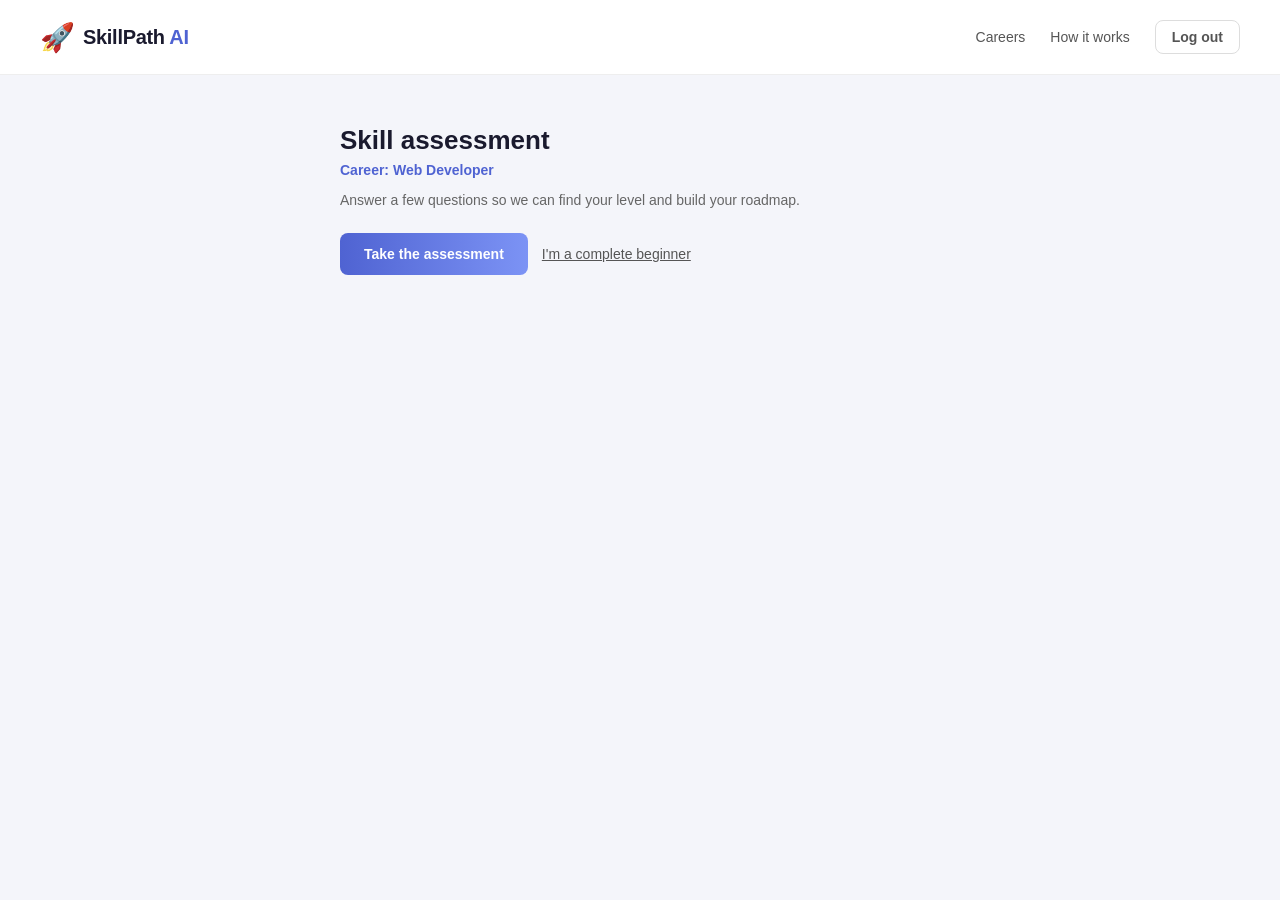
<file: asses.html>
<!DOCTYPE html>
<html lang="en">
<head>
<meta charset="UTF-8">
<meta name="viewport" content="width=device-width, initial-scale=1.0">
<title>SkillPath AI | Skill Assessment</title>
<style>
  * { margin: 0; padding: 0; box-sizing: border-box; }
  body { font-family: 'Segoe UI', sans-serif; background-color: #f4f5fa; color: #1a1a2e; }
  a { text-decoration: none; color: inherit; }

  .simple-header {
    display: flex;
    align-items: center;
    justify-content: space-between;
    padding: 20px 40px;
    background-color: white;
    border-bottom: 1px solid #eee;
  }
  .simple-logo { display: flex; align-items: center; gap: 8px; }
  .simple-logo-icon { font-size: 28px; }
  .simple-logo h2 { font-size: 20px; font-weight: 800; letter-spacing: -0.3px; }
  .highlight-ai { color: #4F63D2; }
  .nav-links { display: flex; gap: 25px; align-items: center; font-size: 14px; color: #555; }
  .logout-btn { border: 1px solid #ddd; padding: 8px 16px; border-radius: 8px; font-weight: bold; }

  .page-wrap { max-width: 640px; margin: 50px auto; padding: 0 20px; }

  /* ===== INTRO SCREEN ===== */
  #introScreen h1 { font-size: 26px; margin-bottom: 6px; }
  #introScreen .career-line { font-size: 14px; color: #4F63D2; font-weight: bold; margin-bottom: 14px; }
  #introScreen p.sub { font-size: 14px; color: #666; margin-bottom: 25px; }
  .intro-buttons { display: flex; gap: 14px; flex-wrap: wrap; }
  .btn-primary {
    background: linear-gradient(to right, #4F63D2, #7c93f5);
    color: white;
    padding: 13px 24px;
    border-radius: 8px;
    font-size: 14px;
    font-weight: bold;
    border: none;
    cursor: pointer;
  }
  .btn-text {
    background: none;
    border: none;
    color: #555;
    font-size: 14px;
    text-decoration: underline;
    cursor: pointer;
  }

  /* ===== QUIZ SCREEN ===== */
  #quizScreen { display: none; }
  .quiz-card {
    background: white;
    border-radius: 16px;
    padding: 32px;
    box-shadow: 0 4px 20px rgba(0,0,0,0.05);
  }
  .quiz-top {
    display: flex;
    justify-content: space-between;
    font-size: 13px;
    color: #888;
    margin-bottom: 10px;
  }
  .progress-track {
    height: 8px;
    background-color: #eee;
    border-radius: 10px;
    overflow: hidden;
    margin-bottom: 28px;
  }
  .progress-track-fill {
    height: 100%;
    background: linear-gradient(to right, #4F63D2, #7c93f5);
    border-radius: 10px;
    transition: width 0.3s ease;
  }
  .assessment-question { font-size: 17px; font-weight: bold; margin-bottom: 20px; }
  .assessment-options { display: flex; flex-direction: column; gap: 10px; margin-bottom: 28px; }
  .assessment-option {
    background: #f8f9ff;
    border: 2px solid #eee;
    border-radius: 10px;
    padding: 13px 16px;
    font-size: 14px;
    cursor: pointer;
    text-align: left;
  }
  .assessment-option:hover { border-color: #c7d0f7; }
  .assessment-option.selected { border-color: #4F63D2; background: #eef1ff; }
  .assessment-nav { display: flex; justify-content: space-between; }
  .btn-outline {
    background: white;
    border: 1px solid #ccc;
    color: #555;
    padding: 11px 22px;
    border-radius: 8px;
    font-size: 13px;
    cursor: pointer;
  }
  .btn-outline:disabled { opacity: 0.4; cursor: not-allowed; }
</style>
</head>
<body>

<div class="simple-header">
  <div class="simple-logo">
    <span class="simple-logo-icon">🚀</span>
    <h2>SkillPath <span class="highlight-ai">AI</span></h2>
  </div>
  <div class="nav-links">
    <a href="landing.html">Careers</a>
    <a href="landing.html#how-it-works">How it works</a>
    <a href="#" class="logout-btn">Log out</a>
  </div>
</div>

<div class="page-wrap">

  <!-- ===== INTRO SCREEN ===== -->
  <div id="introScreen">
    <h1>Skill assessment</h1>
    <p class="career-line" id="careerLine">Career: Web Development</p>
    <p class="sub">Answer a few questions so we can find your level and build your roadmap.</p>
    <div class="intro-buttons">
      <button class="btn-primary" id="startQuizBtn">Take the assessment</button>
      <button class="btn-text" id="beginnerBtn">I'm a complete beginner</button>
    </div>
  </div>

  <!-- ===== QUIZ SCREEN ===== -->
  <div id="quizScreen">
    <div class="quiz-card">
      <div class="quiz-top">
        <span id="careerLabel">Web Development Assessment</span>
        <span id="questionCounter">Question 1 of 5</span>
      </div>
      <div class="progress-track">
        <div class="progress-track-fill" id="progressFill" style="width: 20%;"></div>
      </div>
      <div class="assessment-question" id="questionText"></div>
      <div class="assessment-options" id="optionsWrap"></div>
      <div class="assessment-nav">
        <button class="btn-outline" id="prevBtn">Previous</button>
        <button class="btn-primary" id="nextBtn">Next</button>
      </div>
    </div>
  </div>

</div>

<script>
  // ===== QUESTION BANKS, KEYED BY CAREER NAME =====
  const questionBanks = {
    "Web Developer": [
      { q: "Which technology is primarily used to structure the content of a webpage?", options: ["HTML", "CSS", "JavaScript", "Python"], correct: 0 },
      { q: "What does CSS stand for?", options: ["Computer Style Sheets", "Cascading Style Sheets", "Creative Style System", "Colorful Style Sheets"], correct: 1 },
      { q: "Which of these is used to make a webpage interactive?", options: ["HTML", "CSS", "JavaScript", "JSON"], correct: 2 },
      { q: "What is the DOM?", options: ["A database model", "A styling language", "A programming language", "An in-memory representation of the page structure"], correct: 3 },
      { q: "Which HTTP method is typically used to fetch data from an API?", options: ["GET", "POST", "DELETE", "PUT"], correct: 0 }
    ],
    "Data Analyst": [
      { q: "Which tool is commonly used for writing database queries?", options: ["SQL", "HTML", "Figma", "Photoshop"], correct: 0 },
      { q: "What does a VLOOKUP function do in Excel?", options: ["Deletes rows", "Looks up a value in a table", "Formats cells", "Creates a chart"], correct: 1 },
      { q: "Which chart type is best for showing trends over time?", options: ["Pie chart", "Line chart", "Scatter plot", "Bar chart"], correct: 1 },
      { q: "What is the term for cleaning and preparing raw data?", options: ["Data wrangling", "Data mining", "Data encryption", "Data compression"], correct: 0 },
      { q: "Which Python library is commonly used for data analysis?", options: ["React", "Pandas", "Express", "Django"], correct: 1 }
    ],
    "Data Scientist": [
      { q: "What is the goal of a regression model?", options: ["Classify categories", "Predict a continuous value", "Cluster data", "Reduce dimensions"], correct: 1 },
      { q: "Which library is widely used for machine learning in Python?", options: ["scikit-learn", "jQuery", "Bootstrap", "Express"], correct: 0 },
      { q: "What does 'overfitting' mean in a model?", options: ["Model performs well on new data", "Model is too simple", "Model memorizes training data but fails on new data", "Model has no errors"], correct: 2 },
      { q: "Which statistic measures the spread of data?", options: ["Mean", "Standard deviation", "Mode", "Median"], correct: 1 },
      { q: "What is a confusion matrix used for?", options: ["Visualizing clusters", "Evaluating classification performance", "Cleaning data", "Scaling features"], correct: 1 }
    ],
    "AI / ML Engineer": [
      { q: "What is a neural network inspired by?", options: ["Computer circuits", "The human brain", "Database tables", "Web servers"], correct: 1 },
      { q: "What does 'training' a model mean?", options: ["Deploying it to production", "Adjusting its parameters using data", "Deleting unused data", "Compressing the model"], correct: 1 },
      { q: "Which of these is a popular deep learning framework?", options: ["TensorFlow", "Bootstrap", "Laravel", "jQuery"], correct: 0 },
      { q: "What is an epoch in model training?", options: ["A single data point", "One full pass through the training data", "A type of neural layer", "An error metric"], correct: 1 },
      { q: "What does LLM stand for?", options: ["Large Language Model", "Linear Learning Machine", "Logical Learning Method", "Layered Language Mapping"], correct: 0 }
    ],
    "Cybersecurity Analyst": [
      { q: "What does 'phishing' refer to?", options: ["A type of firewall", "A tricking technique to steal information", "A network protocol", "An encryption method"], correct: 1 },
      { q: "What is the purpose of a firewall?", options: ["Speed up a network", "Filter and control network traffic", "Store passwords", "Compress files"], correct: 1 },
      { q: "What does VPN stand for?", options: ["Virtual Private Network", "Verified Public Network", "Virtual Protected Node", "Verified Private Node"], correct: 0 },
      { q: "What is two-factor authentication?", options: ["Using two passwords", "An extra verification step beyond a password", "Encrypting data twice", "A type of firewall"], correct: 1 },
      { q: "What is a common sign of a weak password?", options: ["Long and random", "Short and uses common words", "Uses symbols", "Uses a password manager"], correct: 1 }
    ],
    "UI/UX Designer": [
      { q: "What does UX stand for?", options: ["User Experience", "Universal Export", "User Extension", "Unique Experience"], correct: 0 },
      { q: "What is a wireframe?", options: ["A finished design", "A basic visual layout outline", "A coding framework", "A color palette"], correct: 1 },
      { q: "Which tool is commonly used for UI design?", options: ["Figma", "Excel", "MySQL", "Postman"], correct: 0 },
      { q: "What is a user persona?", options: ["A fictional character representing a user type", "A login screen", "A type of button", "A database record"], correct: 0 },
      { q: "What is the purpose of usability testing?", options: ["Testing server speed", "Observing real users interact with a design", "Testing database queries", "Checking code syntax"], correct: 1 }
    ],
    "Cloud Engineer": [
      { q: "What does AWS stand for?", options: ["Amazon Web Services", "Advanced Web Server", "Automated Web System", "Application Web Software"], correct: 0 },
      { q: "What is a key benefit of cloud computing?", options: ["Fixed hardware costs", "On-demand scalability", "No internet needed", "Slower deployment"], correct: 1 },
      { q: "What does DevOps focus on?", options: ["Only frontend design", "Combining development and operations practices", "Only database management", "Only UI testing"], correct: 1 },
      { q: "What is a container (e.g. Docker) used for?", options: ["Storing passwords", "Packaging an application with its dependencies", "Designing UI", "Writing SQL queries"], correct: 1 },
      { q: "Which Linux command lists files in a directory?", options: ["ls", "cd", "rm", "mkdir"], correct: 0 }
    ],
    "Mobile App Developer": [
      { q: "Which language is commonly used for native Android development?", options: ["Kotlin", "Swift", "PHP", "Ruby"], correct: 0 },
      { q: "What is Flutter primarily used for?", options: ["Backend APIs", "Cross-platform mobile app development", "Database management", "Server hosting"], correct: 1 },
      { q: "What does API stand for?", options: ["Application Programming Interface", "Automated Program Instruction", "App Performance Index", "Application Process Integration"], correct: 0 },
      { q: "What is React Native built on top of?", options: ["Java", "React (JavaScript)", "Swift", "Python"], correct: 1 },
      { q: "What is a key difference between iOS and Android development?", options: ["They use the same exact tools", "Different OS, SDKs, and design guidelines", "No difference at all", "iOS doesn't support apps"], correct: 1 }
    ],
    "Software Engineer": [
      { q: "What is the time complexity of binary search?", options: ["O(n)", "O(log n)", "O(n^2)", "O(1)"], correct: 1 },
      { q: "Which data structure uses FIFO order?", options: ["Stack", "Queue", "Tree", "Graph"], correct: 1 },
      { q: "What is OOP short for?", options: ["Object-Oriented Programming", "Open Operating Protocol", "Ordered Output Process", "Optimized Object Pattern"], correct: 0 },
      { q: "What does a hash table provide on average?", options: ["O(n) lookup", "O(log n) lookup", "O(1) average lookup", "O(n^2) lookup"], correct: 2 },
      { q: "What is recursion?", options: ["A loop that never ends", "A function calling itself", "A sorting algorithm", "A type of variable"], correct: 1 }
    ]
  };

  // Generic fallback if the saved career name doesn't match any key above
  const genericQuestions = [
    { q: "How comfortable are you with the basics of this field?", options: ["Not at all", "Somewhat", "Fairly comfortable", "Very comfortable"], correct: 2 },
    { q: "Have you built any small projects in this area before?", options: ["No, never", "One or two small ones", "A few solid projects", "Many projects"], correct: 2 },
    { q: "How would you rate your problem-solving skills in this domain?", options: ["Beginner", "Developing", "Confident", "Advanced"], correct: 2 },
    { q: "How often do you practice skills related to this career?", options: ["Rarely", "Occasionally", "Regularly", "Daily"], correct: 2 },
    { q: "How confident are you explaining core concepts of this field to someone else?", options: ["Not confident", "Somewhat confident", "Confident", "Very confident"], correct: 2 }
  ];

  const savedCareer = localStorage.getItem('careerPath') || 'Web Developer';
  const questions = questionBanks[savedCareer] || genericQuestions;

  document.getElementById('careerLine').textContent = 'Career: ' + savedCareer;
  document.getElementById('careerLabel').textContent = savedCareer + ' Assessment';

  let currentIndex = 0;
  const userAnswers = new Array(questions.length).fill(null);

  function renderQuestion() {
    const item = questions[currentIndex];
    document.getElementById('questionText').textContent = item.q;
    document.getElementById('questionCounter').textContent =
      'Question ' + (currentIndex + 1) + ' of ' + questions.length;
    document.getElementById('progressFill').style.width =
      (((currentIndex + 1) / questions.length) * 100) + '%';

    const optionsWrap = document.getElementById('optionsWrap');
    optionsWrap.innerHTML = '';

    item.options.forEach(function(optionText, index) {
      const optionDiv = document.createElement('div');
      optionDiv.className = 'assessment-option';
      if (userAnswers[currentIndex] === index) {
        optionDiv.classList.add('selected');
      }
      optionDiv.textContent = optionText;
      optionDiv.addEventListener('click', function() {
        userAnswers[currentIndex] = index;
        renderQuestion();
      });
      optionsWrap.appendChild(optionDiv);
    });

    document.getElementById('prevBtn').disabled = currentIndex === 0;
    document.getElementById('nextBtn').textContent =
      currentIndex === questions.length - 1 ? 'Submit Assessment' : 'Next';
  }

  document.getElementById('prevBtn').addEventListener('click', function() {
    if (currentIndex > 0) {
      currentIndex--;
      renderQuestion();
    }
  });

  document.getElementById('nextBtn').addEventListener('click', function() {
    if (currentIndex < questions.length - 1) {
      currentIndex++;
      renderQuestion();
    } else {
      submitAssessment();
    }
  });

  function submitAssessment() {
    let correctCount = 0;
    questions.forEach(function(item, index) {
      if (userAnswers[index] === item.correct) {
        correctCount++;
      }
    });

    const percentage = (correctCount / questions.length) * 100;

    let level;
    if (percentage < 40) {
      level = 'Beginner';
    } else if (percentage < 75) {
      level = 'Intermediate';
    } else {
      level = 'Advanced';
    }

    localStorage.setItem('skillLevel', level);
    localStorage.setItem('careerPath', savedCareer);

    window.location.href = 'result.html';
  }

  // ===== INTRO SCREEN BUTTONS =====
  document.getElementById('startQuizBtn').addEventListener('click', function() {
    document.getElementById('introScreen').style.display = 'none';
    document.getElementById('quizScreen').style.display = 'block';
    renderQuestion();
  });

  document.getElementById('beginnerBtn').addEventListener('click', function() {
    localStorage.setItem('skillLevel', 'Beginner');
    localStorage.setItem('careerPath', savedCareer);
    window.location.href = 'result.html';
  });
</script>

</body>
</html>
</file>
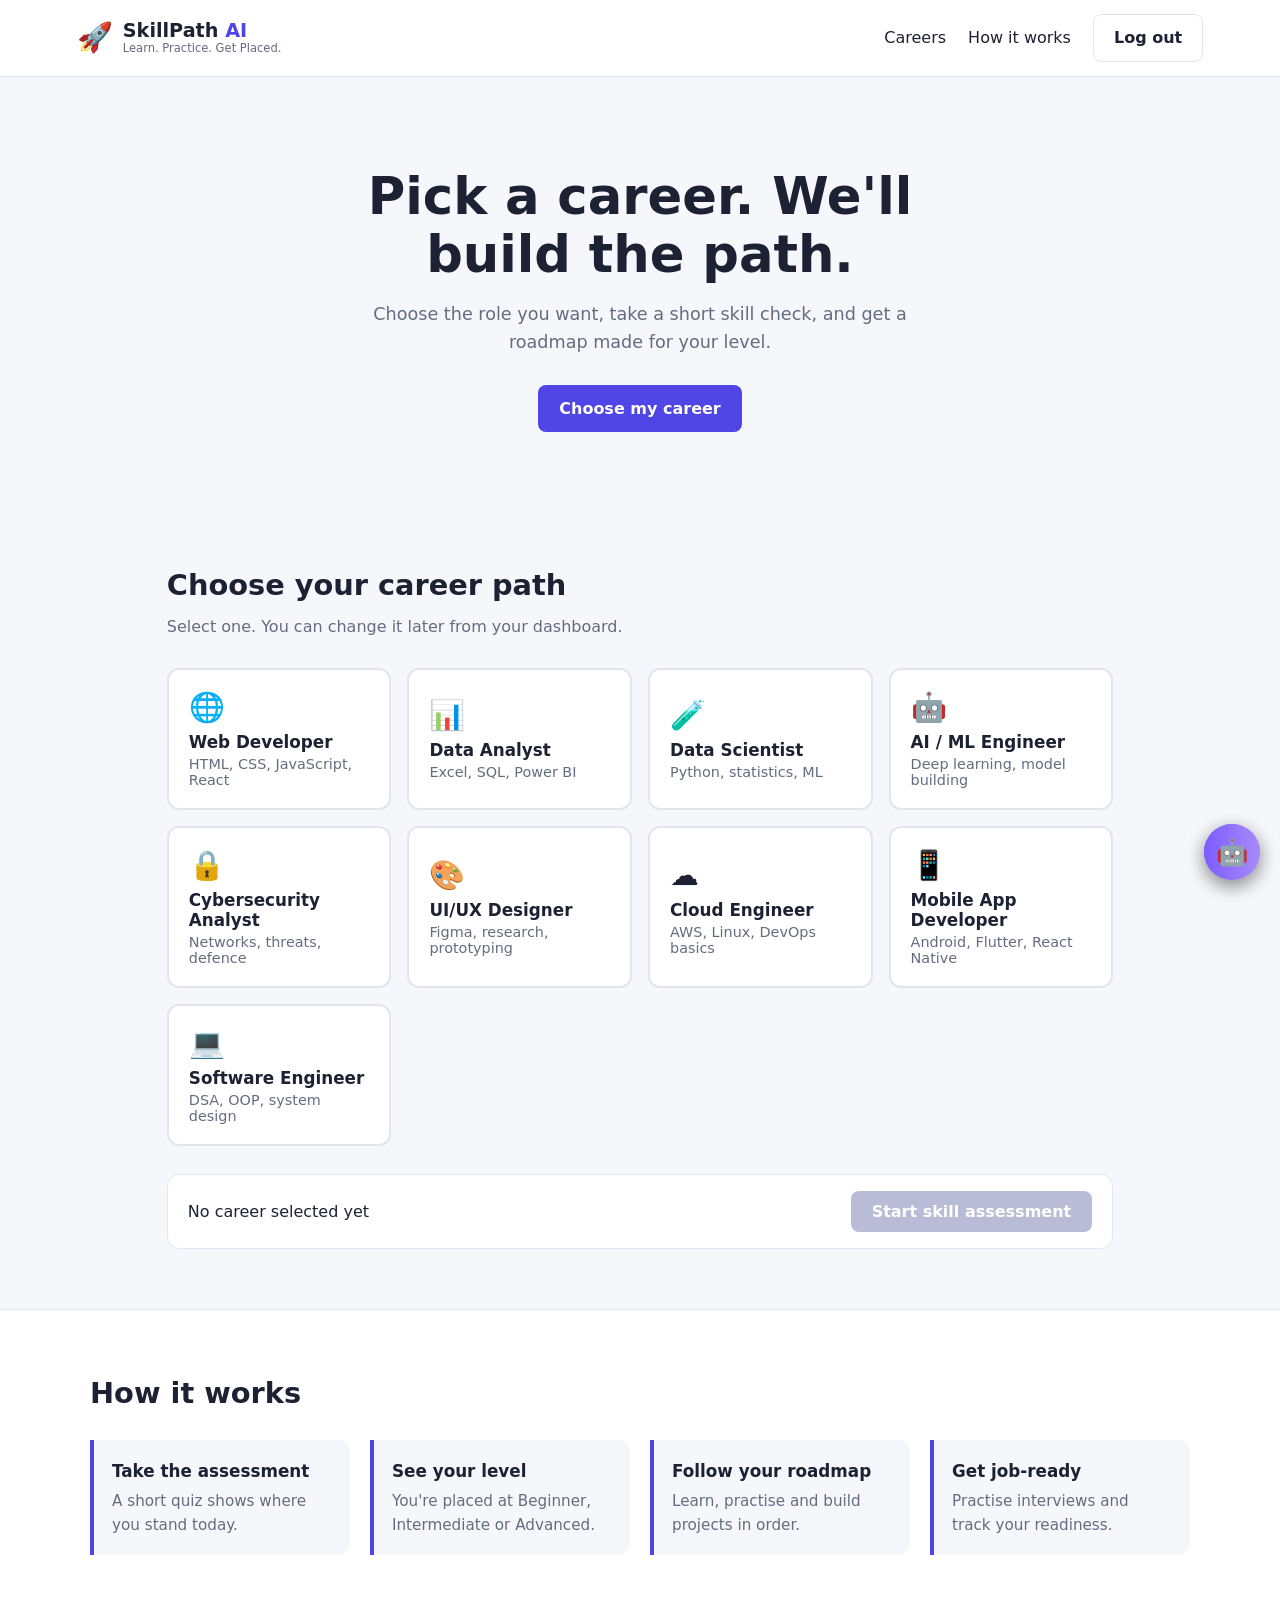
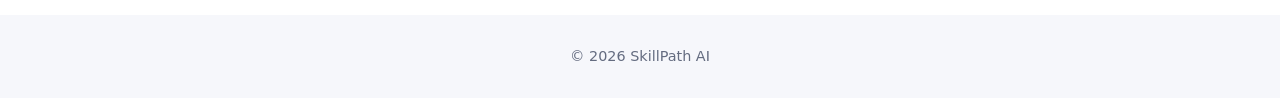
<file: landing.html>
<!DOCTYPE html>
<html lang="en">
<head>
  <meta charset="UTF-8">
  <meta name="viewport" content="width=device-width, initial-scale=1">
  <title>SkillPath AI | Choose your career path</title>
  <link rel="stylesheet" href="landing.css">
</head>
<body>

  <!-- TOP BAR -->
  <header class="topbar">
    <a class="logo" href="landing.html">
      <span class="logo-icon">🚀</span>
      <span class="logo-text">
        <strong>SkillPath <em>AI</em></strong>
        <small>Learn. Practice. Get Placed.</small>
      </span>
    </a>
    <nav>
      <a href="#careers">Careers</a>
      <a href="#how">How it works</a>
      <a href="login.html" class="btn btn-ghost">Log out</a>
    </nav>
  </header>

  <!-- HERO -->
  <section class="hero">
    <h1>Pick a career. We'll build the path.</h1>
    <p>Choose the role you want, take a short skill check, and get a roadmap made for your level.</p>
    <a href="#careers" class="btn btn-primary">Choose my career</a>
  </section>

  <!-- CAREER SELECTION -->
  <section id="careers" class="section">
    <h2>Choose your career path</h2>
    <p class="sub">Select one. You can change it later from your dashboard.</p>

    <div class="career-grid" id="careerGrid">
      <button class="career-card" data-career="Web Developer">
        <span class="icon">🌐</span><h3>Web Developer</h3><p>HTML, CSS, JavaScript, React</p>
      </button>
      <button class="career-card" data-career="Data Analyst">
        <span class="icon">📊</span><h3>Data Analyst</h3><p>Excel, SQL, Power BI</p>
      </button>
      <button class="career-card" data-career="Data Scientist">
        <span class="icon">🧪</span><h3>Data Scientist</h3><p>Python, statistics, ML</p>
      </button>
      <button class="career-card" data-career="AI / ML Engineer">
        <span class="icon">🤖</span><h3>AI / ML Engineer</h3><p>Deep learning, model building</p>
      </button>
      <button class="career-card" data-career="Cybersecurity Analyst">
        <span class="icon">🔒</span><h3>Cybersecurity Analyst</h3><p>Networks, threats, defence</p>
      </button>
      <button class="career-card" data-career="UI/UX Designer">
        <span class="icon">🎨</span><h3>UI/UX Designer</h3><p>Figma, research, prototyping</p>
      </button>
      <button class="career-card" data-career="Cloud Engineer">
        <span class="icon">☁️</span><h3>Cloud Engineer</h3><p>AWS, Linux, DevOps basics</p>
      </button>
      <button class="career-card" data-career="Mobile App Developer">
        <span class="icon">📱</span><h3>Mobile App Developer</h3><p>Android, Flutter, React Native</p>
      </button>
      <button class="career-card" data-career="Software Engineer">
        <span class="icon">💻</span><h3>Software Engineer</h3><p>DSA, OOP, system design</p>
      </button>
    </div>

    <div class="selection-bar" id="selectionBar">
      <p id="selectionText">No career selected yet</p>
      <button class="btn btn-primary" id="continueBtn" disabled>Start skill assessment</button>
    </div>
  </section>

  <!-- HOW IT WORKS -->
  <section id="how" class="section alt">
    <h2>How it works</h2>
    <ol class="steps">
      <li><h3>Take the assessment</h3><p>A short quiz shows where you stand today.</p></li>
      <li><h3>See your level</h3><p>You're placed at Beginner, Intermediate or Advanced.</p></li>
      <li><h3>Follow your roadmap</h3><p>Learn, practise and build projects in order.</p></li>
      <li><h3>Get job-ready</h3><p>Practise interviews and track your readiness.</p></li>
    </ol>
  </section>

  <footer>© 2026 SkillPath AI</footer>

  <!-- CHATBOT (this page only) -->
  <button class="chat-toggle" id="chatToggle" aria-label="Open chat">💬</button>

  <div class="chat-window" id="chatWindow" hidden>
    <div class="chat-head">
      <strong>SkillPath Assistant</strong>
      <button id="chatClose" aria-label="Close chat">✕</button>
    </div>
    <div class="chat-body" id="chatBody"></div>
    <div class="chat-quick" id="chatQuick">
      <button>Which career should I pick?</button>
      <button>How does the assessment work?</button>
      <button>Is SkillPath free?</button>
    </div>
    <div class="chat-input">
      <input type="text" id="chatInput" placeholder="Ask about careers..." autocomplete="off">
      <button id="chatSend">Send</button>
    </div>
  </div>

  <script src="landing.js"></script>
  <button id="chatToggle" class="chat-toggle">🤖</button>
<div id="chatBox" class="chat-box">
  <div class="chat-header">SkillPath AI Assistant <span id="chatClose">✕</span></div>
  <div id="chatMessages" class="chat-messages">
    <div class="msg bot">Hi! Tell me what you like and I'll suggest a career path. Try "I'm a complete beginner".</div>
  </div>
  <div class="chat-input-row">
    <input type="text" id="chatInput" placeholder="Type your message...">
    <button id="chatSend">Send</button>
  </div>
</div>
</body>
</html>
</file>
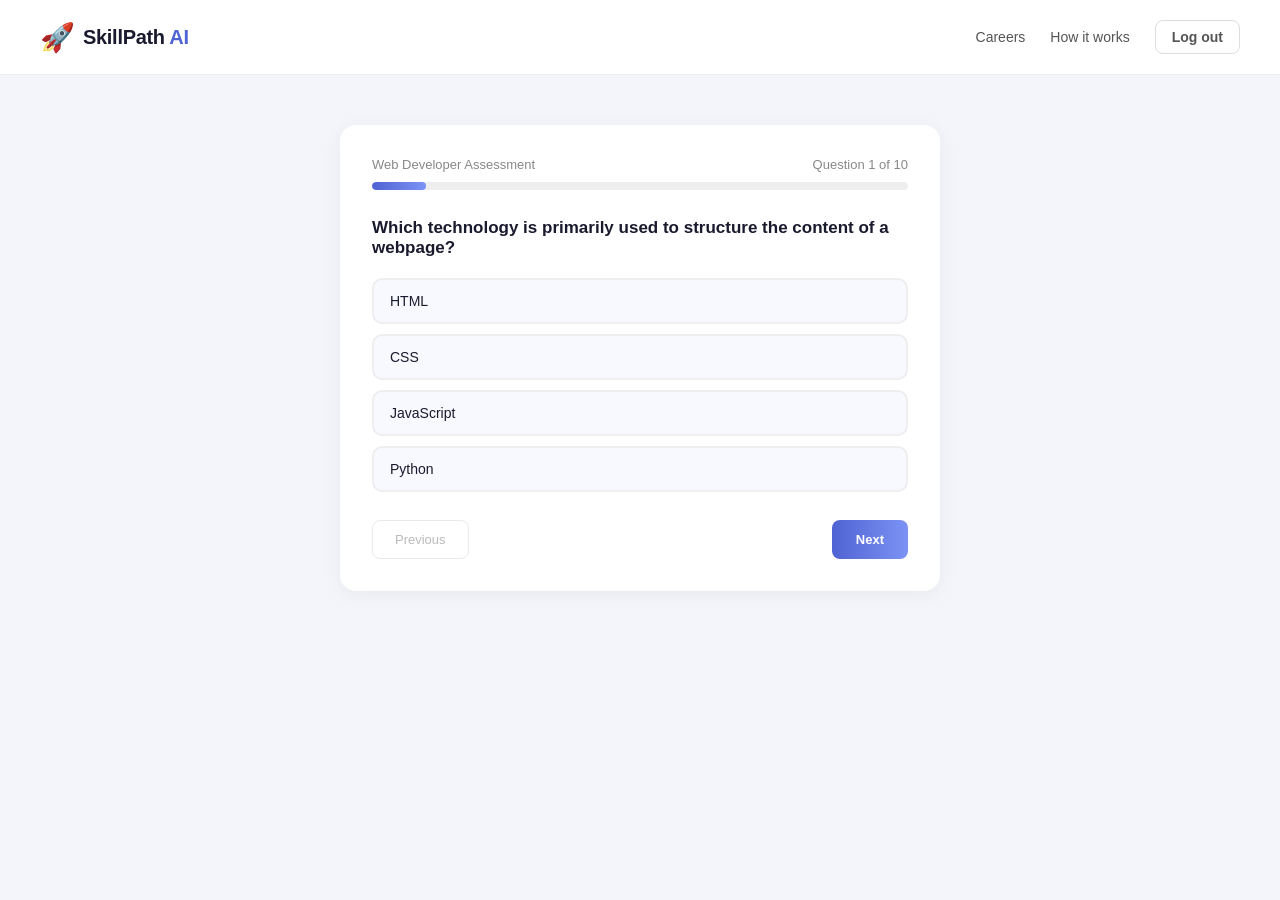
<file: quiz.html.html>
<!DOCTYPE html>
<html lang="en">
<head>
<meta charset="UTF-8">
<meta name="viewport" content="width=device-width, initial-scale=1.0">
<title>SkillPath AI | Skill Assessment</title>
<style>
  * { margin: 0; padding: 0; box-sizing: border-box; }
  body { font-family: 'Segoe UI', sans-serif; background-color: #f4f5fa; color: #1a1a2e; }
  a { text-decoration: none; color: inherit; }

  .simple-header {
    display: flex;
    align-items: center;
    justify-content: space-between;
    padding: 20px 40px;
    background-color: white;
    border-bottom: 1px solid #eee;
  }
  .simple-logo { display: flex; align-items: center; gap: 8px; }
  .simple-logo-icon { font-size: 28px; }
  .simple-logo h2 { font-size: 20px; font-weight: 800; letter-spacing: -0.3px; }
  .highlight-ai { color: #4F63D2; }
  .nav-links { display: flex; gap: 25px; align-items: center; font-size: 14px; color: #555; }
  .logout-btn { border: 1px solid #ddd; padding: 8px 16px; border-radius: 8px; font-weight: bold; }

  .page-wrap { max-width: 640px; margin: 50px auto; padding: 0 20px; }

  .quiz-card {
    background: white;
    border-radius: 16px;
    padding: 32px;
    box-shadow: 0 4px 20px rgba(0,0,0,0.05);
  }
  .quiz-top {
    display: flex;
    justify-content: space-between;
    font-size: 13px;
    color: #888;
    margin-bottom: 10px;
  }
  .progress-track {
    height: 8px;
    background-color: #eee;
    border-radius: 10px;
    overflow: hidden;
    margin-bottom: 28px;
  }
  .progress-track-fill {
    height: 100%;
    background: linear-gradient(to right, #4F63D2, #7c93f5);
    border-radius: 10px;
    transition: width 0.3s ease;
  }
  .assessment-question { font-size: 17px; font-weight: bold; margin-bottom: 20px; }
  .assessment-options { display: flex; flex-direction: column; gap: 10px; margin-bottom: 28px; }
  .assessment-option {
    background: #f8f9ff;
    border: 2px solid #eee;
    border-radius: 10px;
    padding: 13px 16px;
    font-size: 14px;
    cursor: pointer;
    text-align: left;
  }
  .assessment-option:hover { border-color: #c7d0f7; }
  .assessment-option.selected { border-color: #4F63D2; background: #eef1ff; }
  .assessment-nav { display: flex; justify-content: space-between; }
  .btn-primary {
    background: linear-gradient(to right, #4F63D2, #7c93f5);
    color: white;
    padding: 11px 24px;
    border-radius: 8px;
    font-size: 13px;
    font-weight: bold;
    border: none;
    cursor: pointer;
  }
  .btn-outline {
    background: white;
    border: 1px solid #ccc;
    color: #555;
    padding: 11px 22px;
    border-radius: 8px;
    font-size: 13px;
    cursor: pointer;
  }
  .btn-outline:disabled { opacity: 0.4; cursor: not-allowed; }
</style>
</head>
<body>

<div class="simple-header">
  <div class="simple-logo">
    <span class="simple-logo-icon">🚀</span>
    <h2>SkillPath <span class="highlight-ai">AI</span></h2>
  </div>
  <div class="nav-links">
    <a href="landing.html">Careers</a>
    <a href="landing.html#how-it-works">How it works</a>
    <a href="#" class="logout-btn">Log out</a>
  </div>
</div>

<div class="page-wrap">
  <div class="quiz-card">
    <div class="quiz-top">
      <span id="careerLabel">Web Development Assessment</span>
      <span id="questionCounter">Question 1 of 10</span>
    </div>
    <div class="progress-track">
      <div class="progress-track-fill" id="progressFill" style="width: 10%;"></div>
    </div>
    <div class="assessment-question" id="questionText"></div>
    <div class="assessment-options" id="optionsWrap"></div>
    <div class="assessment-nav">
      <button class="btn-outline" id="prevBtn">Previous</button>
      <button class="btn-primary" id="nextBtn">Next</button>
    </div>
  </div>
</div>

<script>
  // ===== QUESTION BANKS, KEYED BY CAREER NAME — 10 QUESTIONS EACH =====
  const questionBanks = {
    "Web Developer": [
      { q: "Which technology is primarily used to structure the content of a webpage?", options: ["HTML", "CSS", "JavaScript", "Python"], correct: 0 },
      { q: "What does CSS stand for?", options: ["Computer Style Sheets", "Cascading Style Sheets", "Creative Style System", "Colorful Style Sheets"], correct: 1 },
      { q: "Which of these is used to make a webpage interactive?", options: ["HTML", "CSS", "JavaScript", "JSON"], correct: 2 },
      { q: "What is the DOM?", options: ["A database model", "A styling language", "A programming language", "An in-memory representation of the page structure"], correct: 3 },
      { q: "Which HTTP method is typically used to fetch data from an API?", options: ["GET", "POST", "DELETE", "PUT"], correct: 0 },
      { q: "Which CSS layout system is designed for arranging items in a single row or column?", options: ["Flexbox", "Float", "Table", "Inline"], correct: 0 },
      { q: "What do async/await help you work with in JavaScript?", options: ["CSS animations", "Promises and asynchronous code", "HTML forms", "Database schemas"], correct: 1 },
      { q: "In the CSS box model, which is the correct order from innermost to outermost?", options: ["Content, Padding, Border, Margin", "Margin, Border, Padding, Content", "Border, Content, Margin, Padding", "Padding, Margin, Content, Border"], correct: 0 },
      { q: "What best describes a REST API?", options: ["A type of database", "A set of conventions for building web services over HTTP", "A CSS framework", "A JavaScript testing tool"], correct: 1 },
      { q: "What does 'responsive design' mean?", options: ["A website that loads instantly", "A design that adapts to different screen sizes", "A website with no images", "A design using only one color"], correct: 1 }
    ],
    "Data Analyst": [
      { q: "Which tool is commonly used for writing database queries?", options: ["SQL", "HTML", "Figma", "Photoshop"], correct: 0 },
      { q: "What does a VLOOKUP function do in Excel?", options: ["Deletes rows", "Looks up a value in a table", "Formats cells", "Creates a chart"], correct: 1 },
      { q: "Which chart type is best for showing trends over time?", options: ["Pie chart", "Line chart", "Scatter plot", "Bar chart"], correct: 1 },
      { q: "What is the term for cleaning and preparing raw data?", options: ["Data wrangling", "Data mining", "Data encryption", "Data compression"], correct: 0 },
      { q: "Which Python library is commonly used for data analysis?", options: ["React", "Pandas", "Express", "Django"], correct: 1 },
      { q: "What does the SQL 'GROUP BY' clause do?", options: ["Deletes duplicate rows", "Groups rows sharing a value to apply aggregate functions", "Sorts data alphabetically", "Creates a new table"], correct: 1 },
      { q: "What is a pivot table used for?", options: ["Writing code", "Summarizing and reorganizing data interactively", "Designing a webpage", "Encrypting a file"], correct: 1 },
      { q: "What does correlation measure between two variables?", options: ["Their exact values", "The strength and direction of their relationship", "Their total count", "Their file size"], correct: 1 },
      { q: "What is an outlier in a dataset?", options: ["The average value", "A data point significantly different from others", "A missing value", "A duplicate entry"], correct: 1 },
      { q: "Which chart type is best for comparing values across categories?", options: ["Scatter plot", "Bar chart", "Heatmap", "Histogram"], correct: 1 }
    ],
    "Data Scientist": [
      { q: "What is the goal of a regression model?", options: ["Classify categories", "Predict a continuous value", "Cluster data", "Reduce dimensions"], correct: 1 },
      { q: "Which library is widely used for machine learning in Python?", options: ["scikit-learn", "jQuery", "Bootstrap", "Express"], correct: 0 },
      { q: "What does 'overfitting' mean in a model?", options: ["Model performs well on new data", "Model is too simple", "Model memorizes training data but fails on new data", "Model has no errors"], correct: 2 },
      { q: "Which statistic measures the spread of data?", options: ["Mean", "Standard deviation", "Mode", "Median"], correct: 1 },
      { q: "What is a confusion matrix used for?", options: ["Visualizing clusters", "Evaluating classification performance", "Cleaning data", "Scaling features"], correct: 1 },
      { q: "What is the purpose of cross-validation?", options: ["To speed up training", "To test how well a model generalizes to unseen data", "To visualize data", "To clean missing values"], correct: 1 },
      { q: "What does 'feature engineering' involve?", options: ["Deleting all data", "Creating or transforming input variables to improve model performance", "Writing unit tests", "Designing a UI"], correct: 1 },
      { q: "What distinguishes supervised from unsupervised learning?", options: ["Supervised uses labeled data, unsupervised does not", "They are the same thing", "Unsupervised is always more accurate", "Supervised doesn't use data"], correct: 0 },
      { q: "In hypothesis testing, what does a low p-value typically suggest?", options: ["The result is likely due to random chance", "Strong evidence against the null hypothesis", "The data is invalid", "The sample size is too small"], correct: 1 },
      { q: "Which algorithm is commonly used for classification tasks?", options: ["Linear regression", "k-Nearest Neighbors (k-NN)", "PCA", "Clustering only"], correct: 1 }
    ],
    "AI / ML Engineer": [
      { q: "What is a neural network inspired by?", options: ["Computer circuits", "The human brain", "Database tables", "Web servers"], correct: 1 },
      { q: "What does 'training' a model mean?", options: ["Deploying it to production", "Adjusting its parameters using data", "Deleting unused data", "Compressing the model"], correct: 1 },
      { q: "Which of these is a popular deep learning framework?", options: ["TensorFlow", "Bootstrap", "Laravel", "jQuery"], correct: 0 },
      { q: "What is an epoch in model training?", options: ["A single data point", "One full pass through the training data", "A type of neural layer", "An error metric"], correct: 1 },
      { q: "What does LLM stand for?", options: ["Large Language Model", "Linear Learning Machine", "Logical Learning Method", "Layered Language Mapping"], correct: 0 },
      { q: "What is backpropagation used for in neural networks?", options: ["Loading data faster", "Updating weights by propagating the error backward", "Visualizing the model", "Cleaning the dataset"], correct: 1 },
      { q: "What does gradient descent optimize?", options: ["Network speed", "The model's loss function", "Data storage", "User interface"], correct: 1 },
      { q: "What is the difference between overfitting and underfitting?", options: ["There is no difference", "Overfitting memorizes training data; underfitting fails to learn patterns at all", "Underfitting is always better", "Overfitting means the model is too simple"], correct: 1 },
      { q: "What is transfer learning?", options: ["Moving data between servers", "Reusing a pre-trained model on a new, related task", "Deleting old models", "Training from scratch every time"], correct: 1 },
      { q: "What is the purpose of an activation function in a neural network?", options: ["To store data", "To introduce non-linearity so the network can learn complex patterns", "To clean input data", "To connect to a database"], correct: 1 }
    ],
    "Cybersecurity Analyst": [
      { q: "What does 'phishing' refer to?", options: ["A type of firewall", "A tricking technique to steal information", "A network protocol", "An encryption method"], correct: 1 },
      { q: "What is the purpose of a firewall?", options: ["Speed up a network", "Filter and control network traffic", "Store passwords", "Compress files"], correct: 1 },
      { q: "What does VPN stand for?", options: ["Virtual Private Network", "Verified Public Network", "Virtual Protected Node", "Verified Private Node"], correct: 0 },
      { q: "What is two-factor authentication?", options: ["Using two passwords", "An extra verification step beyond a password", "Encrypting data twice", "A type of firewall"], correct: 1 },
      { q: "What is a common sign of a weak password?", options: ["Long and random", "Short and uses common words", "Uses symbols", "Uses a password manager"], correct: 1 },
      { q: "What is the main purpose of encryption?", options: ["To delete sensitive data", "To make data unreadable without the correct key", "To speed up a network", "To back up files"], correct: 1 },
      { q: "What does DDoS stand for?", options: ["Direct Data over Server", "Distributed Denial of Service", "Dual Domain Security", "Data Driven Operating System"], correct: 1 },
      { q: "What is a vulnerability scan used for?", options: ["Speeding up a server", "Identifying security weaknesses in a system", "Designing a website", "Backing up a database"], correct: 1 },
      { q: "What is social engineering in a security context?", options: ["A networking protocol", "Manipulating people into revealing confidential information", "A type of firewall", "A programming language"], correct: 1 },
      { q: "What does a 'zero-day' vulnerability mean?", options: ["A flaw that has existed for zero days and is already patched", "A newly discovered flaw with no available fix yet", "A vulnerability that only affects old software", "A harmless bug"], correct: 1 }
    ],
    "UI/UX Designer": [
      { q: "What does UX stand for?", options: ["User Experience", "Universal Export", "User Extension", "Unique Experience"], correct: 0 },
      { q: "What is a wireframe?", options: ["A finished design", "A basic visual layout outline", "A coding framework", "A color palette"], correct: 1 },
      { q: "Which tool is commonly used for UI design?", options: ["Figma", "Excel", "MySQL", "Postman"], correct: 0 },
      { q: "What is a user persona?", options: ["A fictional character representing a user type", "A login screen", "A type of button", "A database record"], correct: 0 },
      { q: "What is the purpose of usability testing?", options: ["Testing server speed", "Observing real users interact with a design", "Testing database queries", "Checking code syntax"], correct: 1 },
      { q: "What is the purpose of a design style guide?", options: ["To store user passwords", "To keep visual elements (colors, fonts, spacing) consistent across a product", "To test server performance", "To write backend code"], correct: 1 },
      { q: "What does 'accessibility' mean in design?", options: ["Making a product fast", "Making a product usable by people with diverse abilities", "Making a product colorful", "Making a product expensive"], correct: 1 },
      { q: "What is A/B testing used for?", options: ["Testing server uptime", "Comparing two design versions to see which performs better", "Encrypting user data", "Writing documentation"], correct: 1 },
      { q: "What is information architecture?", options: ["A database schema", "The structure and organization of content within a product", "A programming language", "A type of server"], correct: 1 },
      { q: "What is the key difference between UI and UX?", options: ["They are identical", "UI focuses on visual interface, UX focuses on overall user experience and flow", "UX is only about colors", "UI is only about backend logic"], correct: 1 }
    ],
    "Cloud Engineer": [
      { q: "What does AWS stand for?", options: ["Amazon Web Services", "Advanced Web Server", "Automated Web System", "Application Web Software"], correct: 0 },
      { q: "What is a key benefit of cloud computing?", options: ["Fixed hardware costs", "On-demand scalability", "No internet needed", "Slower deployment"], correct: 1 },
      { q: "What does DevOps focus on?", options: ["Only frontend design", "Combining development and operations practices", "Only database management", "Only UI testing"], correct: 1 },
      { q: "What is a container (e.g. Docker) used for?", options: ["Storing passwords", "Packaging an application with its dependencies", "Designing UI", "Writing SQL queries"], correct: 1 },
      { q: "Which Linux command lists files in a directory?", options: ["ls", "cd", "rm", "mkdir"], correct: 0 },
      { q: "What does 'auto-scaling' mean in cloud infrastructure?", options: ["Manually adding servers", "Automatically adjusting resources based on demand", "Deleting unused files", "Encrypting data at rest"], correct: 1 },
      { q: "What is the purpose of a load balancer?", options: ["To store backups", "To distribute incoming traffic across multiple servers", "To compress files", "To design a UI"], correct: 1 },
      { q: "What does IaaS stand for?", options: ["Infrastructure as a Service", "Internet as a Service", "Information as a System", "Integration as a Service"], correct: 0 },
      { q: "What is the purpose of a CI/CD pipeline?", options: ["To design logos", "To automate building, testing, and deploying code", "To manage payroll", "To store passwords"], correct: 1 },
      { q: "What does 'serverless computing' mean?", options: ["There are no servers involved anywhere", "Developers run code without managing the underlying server infrastructure", "It only works offline", "It is slower than traditional hosting"], correct: 1 }
    ],
    "Mobile App Developer": [
      { q: "Which language is commonly used for native Android development?", options: ["Kotlin", "Swift", "PHP", "Ruby"], correct: 0 },
      { q: "What is Flutter primarily used for?", options: ["Backend APIs", "Cross-platform mobile app development", "Database management", "Server hosting"], correct: 1 },
      { q: "What does API stand for?", options: ["Application Programming Interface", "Automated Program Instruction", "App Performance Index", "Application Process Integration"], correct: 0 },
      { q: "What is React Native built on top of?", options: ["Java", "React (JavaScript)", "Swift", "Python"], correct: 1 },
      { q: "What is a key difference between iOS and Android development?", options: ["They use the same exact tools", "Different OS, SDKs, and design guidelines", "No difference at all", "iOS doesn't support apps"], correct: 1 },
      { q: "What distinguishes a native app from a hybrid app?", options: ["There is no difference", "Native apps are built specifically for one platform using its own SDK, hybrid apps use a shared codebase wrapped in a native container", "Hybrid apps can't run on phones", "Native apps don't need an SDK"], correct: 1 },
      { q: "What does APK stand for?", options: ["Android Package Kit", "Application Programming Key", "App Performance Kit", "Android Platform Kernel"], correct: 0 },
      { q: "Why are lifecycle methods (e.g., onCreate, onResume) important in mobile development?", options: ["They style the app", "They let you manage app behavior as it moves between states (foreground/background)", "They connect to a database", "They are not important"], correct: 1 },
      { q: "What is a push notification used for?", options: ["Deleting app data", "Sending timely messages/alerts to users even when the app is closed", "Compiling the app", "Styling the UI"], correct: 1 },
      { q: "What does 'responsive UI' mean for mobile apps?", options: ["The UI never changes", "The UI adapts smoothly to different screen sizes and orientations", "The UI loads faster", "The UI uses only one color"], correct: 1 }
    ],
    "Software Engineer": [
      { q: "What is the time complexity of binary search?", options: ["O(n)", "O(log n)", "O(n^2)", "O(1)"], correct: 1 },
      { q: "Which data structure uses FIFO order?", options: ["Stack", "Queue", "Tree", "Graph"], correct: 1 },
      { q: "What is OOP short for?", options: ["Object-Oriented Programming", "Open Operating Protocol", "Ordered Output Process", "Optimized Object Pattern"], correct: 0 },
      { q: "What does a hash table provide on average?", options: ["O(n) lookup", "O(log n) lookup", "O(1) average lookup", "O(n^2) lookup"], correct: 2 },
      { q: "What is recursion?", options: ["A loop that never ends", "A function calling itself", "A sorting algorithm", "A type of variable"], correct: 1 },
      { q: "What does Big-O notation describe?", options: ["The exact runtime in seconds", "The upper-bound growth rate of an algorithm's time or space usage", "The number of bugs in code", "The file size of a program"], correct: 1 },
      { q: "What is a linked list?", options: ["A fixed-size array", "A sequence of nodes where each points to the next", "A type of database", "A sorting algorithm"], correct: 1 },
      { q: "What does version control (e.g. Git) help developers do?", options: ["Design user interfaces", "Track and manage changes to code over time", "Compile code faster", "Encrypt passwords"], correct: 1 },
      { q: "What is the main difference between a stack and a queue?", options: ["There is no difference", "A stack is LIFO (last-in-first-out), a queue is FIFO (first-in-first-out)", "A queue can only hold numbers", "A stack is always faster"], correct: 1 },
      { q: "What is the purpose of unit testing?", options: ["To test the entire application manually", "To verify that individual pieces of code work correctly in isolation", "To design the UI", "To deploy the application"], correct: 1 }
    ]
  };

  const genericQuestions = [
    { q: "How comfortable are you with the basics of this field?", options: ["Not at all", "Somewhat", "Fairly comfortable", "Very comfortable"], correct: 2 },
    { q: "Have you built any small projects in this area before?", options: ["No, never", "One or two small ones", "A few solid projects", "Many projects"], correct: 2 },
    { q: "How would you rate your problem-solving skills in this domain?", options: ["Beginner", "Developing", "Confident", "Advanced"], correct: 2 },
    { q: "How often do you practice skills related to this career?", options: ["Rarely", "Occasionally", "Regularly", "Daily"], correct: 2 },
    { q: "How confident are you explaining core concepts of this field to someone else?", options: ["Not confident", "Somewhat confident", "Confident", "Very confident"], correct: 2 },
    { q: "How would you describe your experience with the tools used in this field?", options: ["No experience", "Limited exposure", "Regular use", "Expert-level use"], correct: 2 },
    { q: "How do you typically approach a new challenge in this field?", options: ["I avoid it", "I ask for help immediately", "I try to solve it myself first", "I solve it confidently and help others"], correct: 2 },
    { q: "How often do you stay updated with trends in this field?", options: ["Never", "Rarely", "Often", "Constantly"], correct: 2 },
    { q: "How would you rate your overall readiness for a job in this field?", options: ["Not ready at all", "Somewhat ready", "Mostly ready", "Fully ready"], correct: 2 },
    { q: "How many real-world tasks in this field have you completed independently?", options: ["None", "One or two", "Several", "Many"], correct: 2 }
  ];

  const savedCareer = localStorage.getItem('careerPath') || 'Web Developer';
  const questions = questionBanks[savedCareer] || genericQuestions;

  document.getElementById('careerLabel').textContent = savedCareer + ' Assessment';

  let currentIndex = 0;
  const userAnswers = new Array(questions.length).fill(null);

  function renderQuestion() {
    const item = questions[currentIndex];
    document.getElementById('questionText').textContent = item.q;
    document.getElementById('questionCounter').textContent =
      'Question ' + (currentIndex + 1) + ' of ' + questions.length;
    document.getElementById('progressFill').style.width =
      (((currentIndex + 1) / questions.length) * 100) + '%';

    const optionsWrap = document.getElementById('optionsWrap');
    optionsWrap.innerHTML = '';

    item.options.forEach(function(optionText, index) {
      const optionDiv = document.createElement('div');
      optionDiv.className = 'assessment-option';
      if (userAnswers[currentIndex] === index) {
        optionDiv.classList.add('selected');
      }
      optionDiv.textContent = optionText;
      optionDiv.addEventListener('click', function() {
        userAnswers[currentIndex] = index;
        renderQuestion();
      });
      optionsWrap.appendChild(optionDiv);
    });

    document.getElementById('prevBtn').disabled = currentIndex === 0;
    document.getElementById('nextBtn').textContent =
      currentIndex === questions.length - 1 ? 'Submit Assessment' : 'Next';
  }

  document.getElementById('prevBtn').addEventListener('click', function() {
    if (currentIndex > 0) {
      currentIndex--;
      renderQuestion();
    }
  });

  document.getElementById('nextBtn').addEventListener('click', function() {
    if (currentIndex < questions.length - 1) {
      currentIndex++;
      renderQuestion();
    } else {
      submitAssessment();
    }
  });

  function submitAssessment() {
    let correctCount = 0;
    questions.forEach(function(item, index) {
      if (userAnswers[index] === item.correct) {
        correctCount++;
      }
    });

    const percentage = (correctCount / questions.length) * 100;

    let level;
    if (percentage < 40) {
      level = 'Beginner';
    } else if (percentage < 75) {
      level = 'Intermediate';
    } else {
      level = 'Advanced';
    }

    localStorage.setItem('skillLevel', level);
    localStorage.setItem('careerPath', savedCareer);

    window.location.href = 'result.html';
  }

  renderQuestion();
</script>

</body>
</html>
</file>
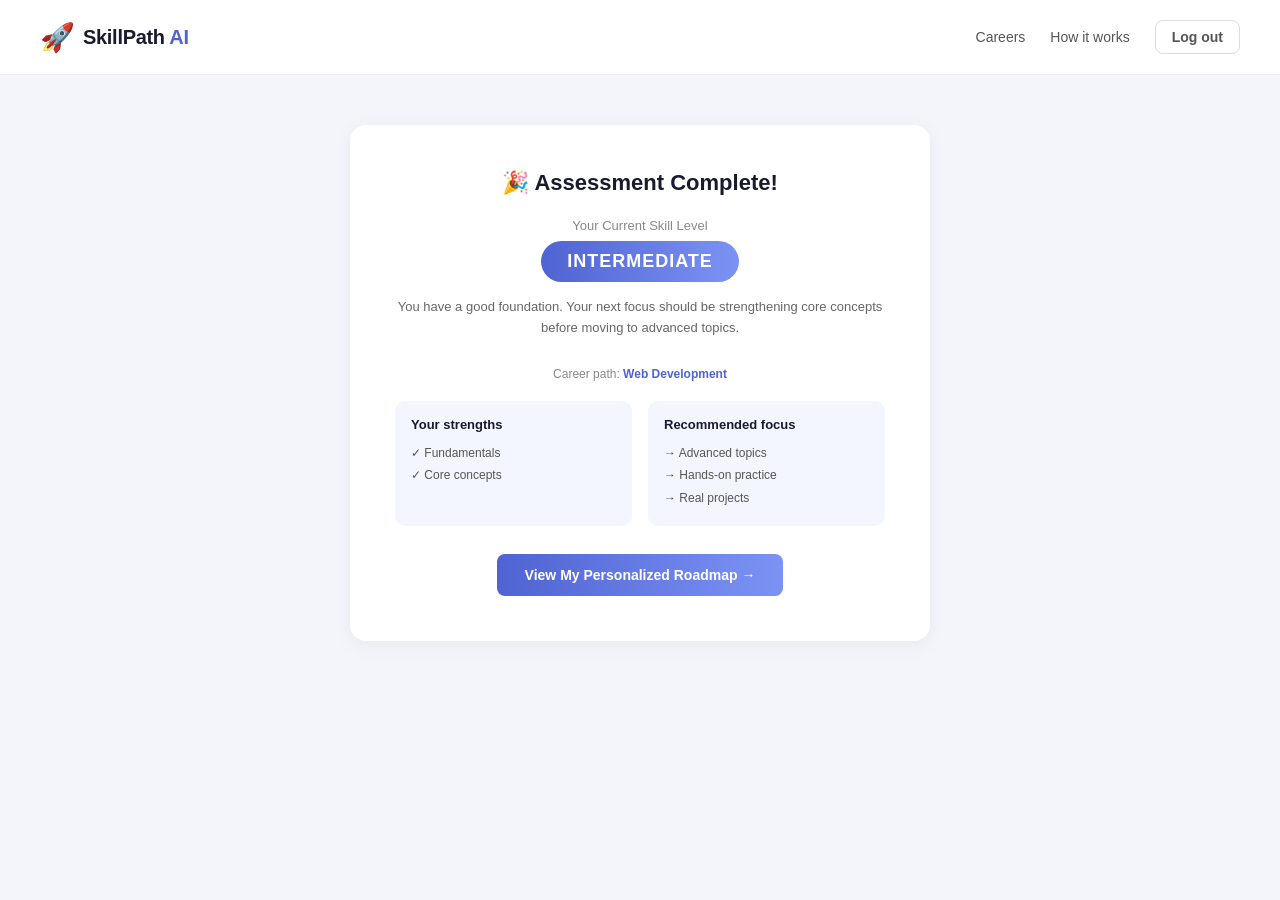
<file: result.html>
<!DOCTYPE html>
<html lang="en">
<head>
<meta charset="UTF-8">
<meta name="viewport" content="width=device-width, initial-scale=1.0">
<title>SkillPath AI | Your Result</title>
<style>
  * { margin: 0; padding: 0; box-sizing: border-box; }
  body { font-family: 'Segoe UI', sans-serif; background-color: #f4f5fa; color: #1a1a2e; }
  a { text-decoration: none; color: inherit; }

  .simple-header {
    display: flex;
    align-items: center;
    justify-content: space-between;
    padding: 20px 40px;
    background-color: white;
    border-bottom: 1px solid #eee;
  }
  .simple-logo { display: flex; align-items: center; gap: 8px; }
  .simple-logo-icon { font-size: 28px; }
  .simple-logo h2 { font-size: 20px; font-weight: 800; letter-spacing: -0.3px; }
  .highlight-ai { color: #4F63D2; }
  .nav-links { display: flex; gap: 25px; align-items: center; font-size: 14px; color: #555; }
  .logout-btn {
    border: 1px solid #ddd;
    padding: 8px 16px;
    border-radius: 8px;
    font-weight: bold;
  }

  .result-card {
    background: white;
    border-radius: 16px;
    padding: 45px;
    max-width: 580px;
    margin: 50px auto;
    text-align: center;
    box-shadow: 0 4px 20px rgba(0,0,0,0.05);
  }
  .result-card h1 { font-size: 22px; margin-bottom: 22px; }

  .level-badge {
    display: inline-block;
    background: linear-gradient(to right, #4F63D2, #7c93f5);
    color: white;
    padding: 10px 26px;
    border-radius: 24px;
    font-size: 18px;
    font-weight: bold;
    letter-spacing: 1px;
    margin-bottom: 15px;
  }

  .result-card .desc {
    font-size: 13px;
    color: #666;
    margin-bottom: 28px;
    line-height: 1.6;
  }

  .result-split {
    display: flex;
    gap: 16px;
    text-align: left;
    margin-bottom: 28px;
  }
  .result-col {
    flex: 1;
    background: #f4f6ff;
    border-radius: 10px;
    padding: 16px;
  }
  .result-col h4 { font-size: 13px; margin-bottom: 10px; }
  .result-col ul { list-style: none; font-size: 12px; color: #555; line-height: 1.9; }

  .career-note {
    font-size: 12px;
    color: #888;
    margin-bottom: 20px;
  }
  .career-note strong { color: #4F63D2; }

  .btn-primary {
    display: inline-block;
    background: linear-gradient(to right, #4F63D2, #7c93f5);
    color: white;
    padding: 13px 28px;
    border-radius: 8px;
    font-size: 14px;
    font-weight: bold;
    border: none;
    cursor: pointer;
  }

  @media (max-width: 600px) {
    .result-split { flex-direction: column; }
  }
</style>
</head>
<body>

<div class="simple-header">
  <div class="simple-logo">
    <span class="simple-logo-icon">🚀</span>
    <h2>SkillPath <span class="highlight-ai">AI</span></h2>
  </div>
  <div class="nav-links">
    <a href="landing.html">Careers</a>
    <a href="landing.html#how-it-works">How it works</a>
    <a href="#" class="logout-btn">Log out</a>
  </div>
</div>

<div class="result-card">
  <h1 id="resultHeading">🎉 Assessment Complete!</h1>

  <p style="font-size:13px; color:#888; margin-bottom:8px;">Your Current Skill Level</p>
  <div class="level-badge" id="levelBadge">INTERMEDIATE</div>

  <p class="desc" id="levelDesc">
    You have a good foundation. Your next focus should be strengthening core concepts before moving to advanced topics.
  </p>

  <p class="career-note">Career path: <strong id="careerNote">Web Development</strong></p>

  <div class="result-split">
    <div class="result-col">
      <h4>Your strengths</h4>
      <ul id="strengthsList">
        <li>✓ Fundamentals</li>
        <li>✓ Core concepts</li>
      </ul>
    </div>
    <div class="result-col">
      <h4>Recommended focus</h4>
      <ul id="focusList">
        <li>→ Advanced topics</li>
        <li>→ Hands-on practice</li>
        <li>→ Real projects</li>
      </ul>
    </div>
  </div>

  <a href="dashboard.html" class="btn-primary">View My Personalized Roadmap →</a>
</div>

<script>
  // Reads values saved by the assessment page, if present.
  // Falls back to sensible defaults so this page works standalone too.
  const savedLevel = localStorage.getItem('skillLevel') || 'Intermediate';
  const savedCareer = localStorage.getItem('careerPath') || 'Web Development';

  document.getElementById('levelBadge').textContent = savedLevel.toUpperCase();
  document.getElementById('careerNote').textContent = savedCareer;

  const descriptions = {
    'Beginner': "You're just starting out. We'll begin with the fundamentals and build your skills step by step.",
    'Intermediate': "You have a good foundation. Your next focus should be strengthening core concepts before moving to advanced topics.",
    'Advanced': "You have strong existing skills. We'll focus on advanced concepts, system design and real-world projects."
  };
  document.getElementById('levelDesc').textContent =
    descriptions[savedLevel] || descriptions['Intermediate'];

  const headings = {
    'Beginner': "🌱 Welcome, Beginner!",
    'Intermediate': "🎉 Assessment Complete!",
    'Advanced': "🚀 Impressive Skills!"
  };
  document.getElementById('resultHeading').textContent =
    headings[savedLevel] || headings['Intermediate'];
</script>

</body>
</html>
</file>
<file: landing.css>
/* ---------- Colours: change these to match your dashboard ---------- */
:root {
  --bg: #f6f7fb;
  --surface: #ffffff;
  --text: #1c2233;
  --muted: #646c80;
  --primary: #4f46e5;
  --primary-dark: #3d35c4;
  --border: #e2e5ee;
  --radius: 12px;
}

* { box-sizing: border-box; margin: 0; padding: 0; }
body { font-family: "Segoe UI", system-ui, sans-serif; background: var(--bg); color: var(--text); line-height: 1.6; }
a { color: inherit; text-decoration: none; }
:focus-visible { outline: 3px solid var(--primary); outline-offset: 2px; }

/* ---------- Top bar ---------- */
.topbar { display: flex; justify-content: space-between; align-items: center; padding: 14px 6vw; background: var(--surface); border-bottom: 1px solid var(--border); position: sticky; top: 0; z-index: 10; }
.logo { display: flex; align-items: center; gap: 10px; }
.logo-icon { font-size: 1.8rem; line-height: 1; }
.logo-text { display: flex; flex-direction: column; line-height: 1.2; }
.logo-text strong { font-size: 1.2rem; font-weight: 700; }
.logo-text em { font-style: normal; color: var(--primary); }
.logo-text small { font-size: .72rem; color: var(--muted); }
.topbar nav { display: flex; align-items: center; gap: 22px; }
.topbar nav a:not(.btn):hover { color: var(--primary); }

/* ---------- Buttons ---------- */
.btn { display: inline-block; padding: 10px 20px; border-radius: 8px; border: 1px solid transparent; font-size: 1rem; font-weight: 600; cursor: pointer; font-family: inherit; }
.btn-primary { background: var(--primary); color: #fff; }
.btn-primary:hover:not(:disabled) { background: var(--primary-dark); }
.btn-primary:disabled { background: #b9bcd6; cursor: not-allowed; }
.btn-ghost { border-color: var(--border); background: transparent; }
.btn-ghost:hover { border-color: var(--primary); color: var(--primary); }

/* ---------- Hero ---------- */
.hero { text-align: center; padding: 90px 6vw 70px; max-width: 760px; margin: 0 auto; }
.hero h1 { font-size: clamp(2rem, 5vw, 3.2rem); line-height: 1.15; margin-bottom: 16px; }
.hero p { color: var(--muted); font-size: 1.1rem; margin-bottom: 28px; }

/* ---------- Sections ---------- */
.section { padding: 60px 6vw; max-width: 1100px; margin: 0 auto; }
.section.alt { max-width: none; background: var(--surface); border-top: 1px solid var(--border); }
.section.alt > * { max-width: 1100px; margin-left: auto; margin-right: auto; }
.section h2 { font-size: 1.8rem; margin-bottom: 6px; }
.sub { color: var(--muted); margin-bottom: 28px; }

/* ---------- Career cards ---------- */
.career-grid { display: grid; grid-template-columns: repeat(auto-fill, minmax(220px, 1fr)); gap: 16px; }
.career-card { text-align: left; background: var(--surface); border: 2px solid var(--border); border-radius: var(--radius); padding: 20px; cursor: pointer; font-family: inherit; color: inherit; transition: border-color .15s, transform .15s; }
.career-card:hover { border-color: var(--primary); transform: translateY(-2px); }
.career-card.selected { border-color: var(--primary); background: #eeedfd; }
.career-card .icon { font-size: 1.8rem; }
.career-card h3 { margin: 8px 0 4px; font-size: 1.05rem; }
.career-card p { color: var(--muted); font-size: .9rem; }

/* ---------- Selection bar ---------- */
.selection-bar { display: flex; justify-content: space-between; align-items: center; flex-wrap: wrap; gap: 12px; margin-top: 28px; padding: 16px 20px; background: var(--surface); border: 1px solid var(--border); border-radius: var(--radius); }

/* ---------- Steps ---------- */
.steps { list-style: none; display: grid; grid-template-columns: repeat(auto-fit, minmax(210px, 1fr)); gap: 20px; margin-top: 24px; }
.steps li { padding: 18px; border-left: 4px solid var(--primary); background: var(--bg); border-radius: 0 var(--radius) var(--radius) 0; }
.steps h3 { margin-bottom: 4px; font-size: 1.05rem; }
.steps p { color: var(--muted); font-size: .95rem; }

footer { text-align: center; padding: 30px; color: var(--muted); font-size: .9rem; }

/* ---------- Chatbot ---------- */
.chat-toggle { position: fixed; right: 22px; bottom: 22px; width: 58px; height: 58px; border-radius: 50%; border: none; background: var(--primary); color: #fff; font-size: 1.5rem; cursor: pointer; box-shadow: 0 6px 18px rgba(0,0,0,.25); z-index: 20; }
.chat-window { position: fixed; right: 22px; bottom: 92px; width: 340px; max-width: calc(100vw - 32px); height: 470px; background: var(--surface); border: 1px solid var(--border); border-radius: var(--radius); box-shadow: 0 12px 32px rgba(0,0,0,.22); display: flex; flex-direction: column; overflow: hidden; z-index: 20; }
.chat-window[hidden] { display: none; }
.chat-head { display: flex; justify-content: space-between; align-items: center; padding: 12px 16px; background: var(--primary); color: #fff; }
.chat-head button { background: none; border: none; color: #fff; font-size: 1.1rem; cursor: pointer; }
.chat-body { flex: 1; overflow-y: auto; padding: 14px; display: flex; flex-direction: column; gap: 10px; }
.msg { max-width: 85%; padding: 9px 13px; border-radius: 14px; font-size: .93rem; }
.msg.bot { background: #eef0f6; align-self: flex-start; border-bottom-left-radius: 4px; }
.msg.user { background: var(--primary); color: #fff; align-self: flex-end; border-bottom-right-radius: 4px; }
.chat-quick { display: flex; flex-wrap: wrap; gap: 6px; padding: 0 14px 10px; }
.chat-quick button { font-family: inherit; font-size: .8rem; padding: 5px 10px; border: 1px solid var(--primary); color: var(--primary); background: transparent; border-radius: 16px; cursor: pointer; }
.chat-quick button:hover { background: var(--primary); color: #fff; }
.chat-input { display: flex; gap: 8px; padding: 10px; border-top: 1px solid var(--border); }
.chat-input input { flex: 1; padding: 9px 12px; border: 1px solid var(--border); border-radius: 8px; font-family: inherit; font-size: .95rem; }
.chat-input button { padding: 9px 14px; border: none; border-radius: 8px; background: var(--primary); color: #fff; font-weight: 600; cursor: pointer; }

@media (max-width: 600px) {
  .topbar nav a:not(.btn) { display: none; }
  .hero { padding-top: 60px; }
}
@media (prefers-reduced-motion: reduce) {
  * { transition: none !important; }
}
.chat-toggle { position: fixed; bottom: 20px; right: 20px; width: 56px; height: 56px; border-radius: 50%; border: none; background: linear-gradient(to right, #7c5cff, #a78bfa); font-size: 26px; cursor: pointer; z-index: 1000; }
.chat-box { display: none; position: fixed; bottom: 90px; right: 20px; width: 320px; max-width: calc(100vw - 40px); height: 400px; background: white; border-radius: 14px; box-shadow: 0 8px 30px rgba(0,0,0,0.2); flex-direction: column; z-index: 1000; overflow: hidden; }
.chat-box.open { display: flex; }
.chat-header { background: linear-gradient(to right, #7c5cff, #a78bfa); color: white; padding: 14px; font-weight: bold; font-size: 14px; display: flex; justify-content: space-between; }
.chat-header span { cursor: pointer; }
.chat-messages { flex: 1; padding: 12px; overflow-y: auto; display: flex; flex-direction: column; gap: 8px; }
.msg { padding: 10px 12px; border-radius: 10px; font-size: 13px; max-width: 85%; line-height: 1.5; }
.msg.bot { background: #f3f0ff; color: #333; align-self: flex-start; }
.msg.user { background: #7c5cff; color: white; align-self: flex-end; }
.chat-input-row { display: flex; border-top: 1px solid #eee; }
.chat-input-row input { flex: 1; border: none; padding: 12px; font-size: 13px; outline: none; }
.chat-input-row button { border: none; background: #7c5cff; color: white; padding: 0 16px; cursor: pointer; font-weight: bold; }
</file>
